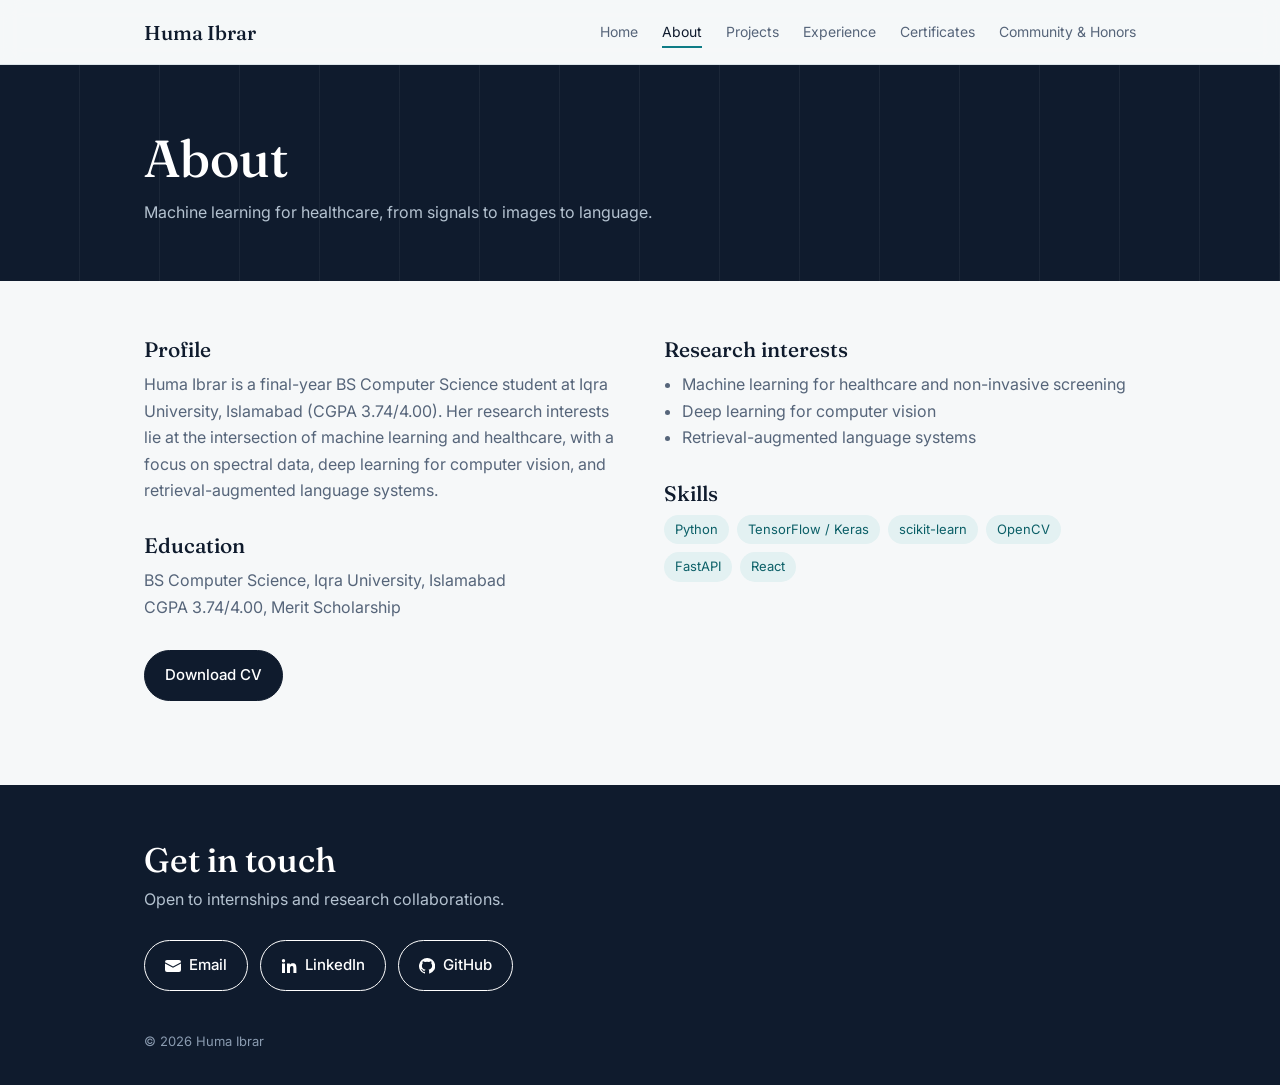
<file: about.html>
<!DOCTYPE html><html lang="en"><head><meta charset="utf-8"><meta name="viewport" content="width=device-width, initial-scale=1"><link rel="preconnect" href="https://fonts.googleapis.com"><link rel="preconnect" href="https://fonts.gstatic.com" crossorigin><link href="https://fonts.googleapis.com/css2?family=Fraunces:opsz,wght@9..144,400;9..144,500&family=Inter:wght@400;500;600&display=swap" rel="stylesheet"><link rel="stylesheet" href="style.css"><title>About | Huma Ibrar</title></head><body><div class="ph1"><div class="w"><h1>About</h1><p>Machine learning for healthcare, from signals to images to language.</p></div></div><main><div class="w"><div class="two"><div><div class="blk"><h3>Profile</h3><p class="lead">Huma Ibrar is a final-year BS Computer Science student at Iqra University, Islamabad (CGPA 3.74/4.00). Her research interests lie at the intersection of machine learning and healthcare, with a focus on spectral data, deep learning for computer vision, and retrieval-augmented language systems.</p></div><div class="blk"><h3>Education</h3><p style="color:var(--mute)">BS Computer Science, Iqra University, Islamabad<br>CGPA 3.74/4.00, Merit Scholarship</p></div><a class="btn p" href="cv.pdf" download>Download CV</a></div><div><div class="blk"><h3>Research interests</h3><ul><li>Machine learning for healthcare and non-invasive screening</li><li>Deep learning for computer vision</li><li>Retrieval-augmented language systems</li></ul></div><div class="blk"><h3>Skills</h3><div class="sk"><span class="chip">Python</span><span class="chip">TensorFlow / Keras</span><span class="chip">scikit-learn</span><span class="chip">OpenCV</span><span class="chip">FastAPI</span><span class="chip">React</span></div></div></div></div></div></main><script src="script.js"></script></body></html>
</file>
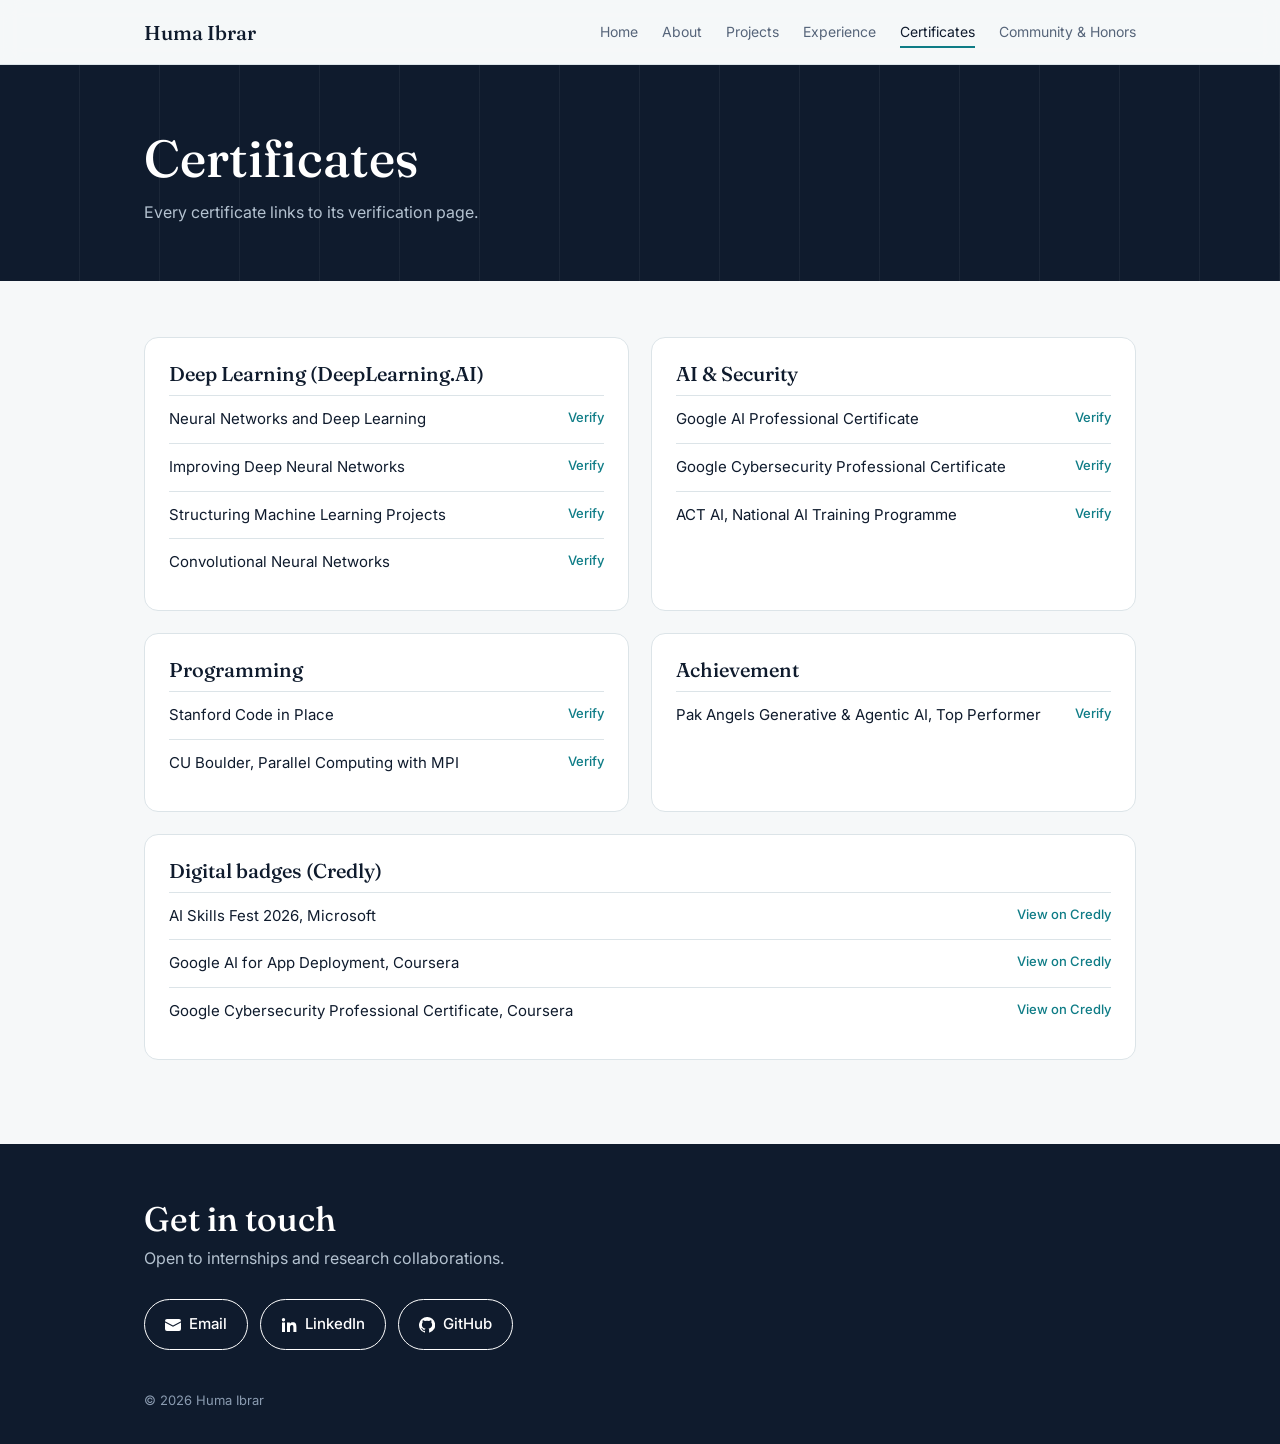
<file: certificates.html>
<!DOCTYPE html><html lang="en"><head><meta charset="utf-8"><meta name="viewport" content="width=device-width, initial-scale=1"><link rel="preconnect" href="https://fonts.googleapis.com"><link rel="preconnect" href="https://fonts.gstatic.com" crossorigin><link href="https://fonts.googleapis.com/css2?family=Fraunces:opsz,wght@9..144,400;9..144,500&family=Inter:wght@400;500;600&display=swap" rel="stylesheet"><link rel="stylesheet" href="style.css"><title>Certificates | Huma Ibrar</title></head><body><div class="ph1"><div class="w"><h1>Certificates</h1><p>Every certificate links to its verification page.</p></div></div><main><div class="w"><div class="cg"><div class="cb"><h3>Deep Learning (DeepLearning.AI)</h3><a href="https://www.coursera.org/account/accomplishments/records/PFNVW3UZWIRJ" target="_blank" rel="noopener">Neural Networks and Deep Learning<span>Verify</span></a><a href="https://www.coursera.org/account/accomplishments/records/58XDOEUV939K" target="_blank" rel="noopener">Improving Deep Neural Networks<span>Verify</span></a><a href="https://www.coursera.org/account/accomplishments/records/F3XA0E7JCQNT" target="_blank" rel="noopener">Structuring Machine Learning Projects<span>Verify</span></a><a href="https://www.coursera.org/account/accomplishments/records/8KJ1T564FY9L" target="_blank" rel="noopener">Convolutional Neural Networks<span>Verify</span></a></div><div class="cb"><h3>AI &amp; Security</h3><a href="https://www.coursera.org/account/accomplishments/specialization/ESYHD8VJB1N6" target="_blank" rel="noopener">Google AI Professional Certificate<span>Verify</span></a><a href="https://coursera.org/verify/professional-cert/2J6UT1O5S3D3" target="_blank" rel="noopener">Google Cybersecurity Professional Certificate<span>Verify</span></a><a href="https://actai.aiskillbridge.pk/v/X7R7N5E26MKTXLNR" target="_blank" rel="noopener">ACT AI, National AI Training Programme<span>Verify</span></a></div><div class="cb"><h3>Programming</h3><a href="https://codeinplace.stanford.edu/cip6/certificate/uzycee" target="_blank" rel="noopener">Stanford Code in Place<span>Verify</span></a><a href="https://www.coursera.org/account/accomplishments/records/P1DI2TPNJQ5V" target="_blank" rel="noopener">CU Boulder, Parallel Computing with MPI<span>Verify</span></a></div><div class="cb"><h3>Achievement</h3><a href="https://aspirepk.org/hub/certificate/ce4c28a2-336c-49d8-be8b-a9ef02f7fd36/" target="_blank" rel="noopener">Pak Angels Generative &amp; Agentic AI, Top Performer<span>Verify</span></a></div><div class="cb" style="grid-column:1/-1"><h3>Digital badges (Credly)</h3><a href="https://www.credly.com/users/huma-ibrar" target="_blank" rel="noopener">AI Skills Fest 2026, Microsoft<span>View on Credly</span></a><a href="https://www.credly.com/users/huma-ibrar" target="_blank" rel="noopener">Google AI for App Deployment, Coursera<span>View on Credly</span></a><a href="https://www.credly.com/users/huma-ibrar" target="_blank" rel="noopener">Google Cybersecurity Professional Certificate, Coursera<span>View on Credly</span></a></div></div></main><script src="script.js"></script></body></html>
</file>
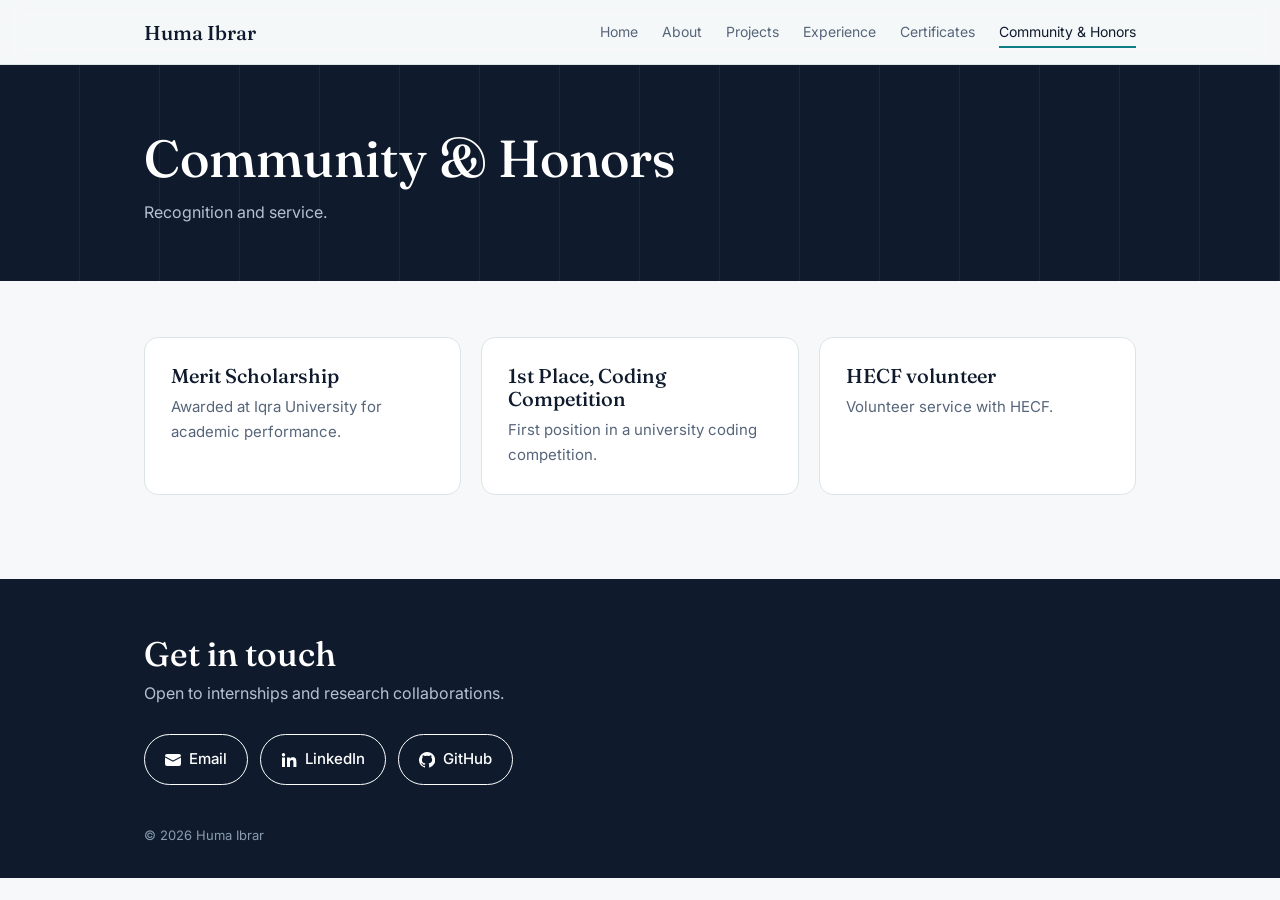
<file: community.html>
<!DOCTYPE html><html lang="en"><head><meta charset="utf-8"><meta name="viewport" content="width=device-width, initial-scale=1"><link rel="preconnect" href="https://fonts.googleapis.com"><link rel="preconnect" href="https://fonts.gstatic.com" crossorigin><link href="https://fonts.googleapis.com/css2?family=Fraunces:opsz,wght@9..144,400;9..144,500&family=Inter:wght@400;500;600&display=swap" rel="stylesheet"><link rel="stylesheet" href="style.css"><title>Community & Honors | Huma Ibrar</title></head><body><div class="ph1"><div class="w"><h1>Community & Honors</h1><p>Recognition and service.</p></div></div><main><div class="w"><div class="hg"><div><h3>Merit Scholarship</h3><p>Awarded at Iqra University for academic performance.</p></div><div><h3>1st Place, Coding Competition</h3><p>First position in a university coding competition.</p></div><div><h3>HECF volunteer</h3><p>Volunteer service with HECF.</p></div></div></div></main><script src="script.js"></script></body></html>
</file>
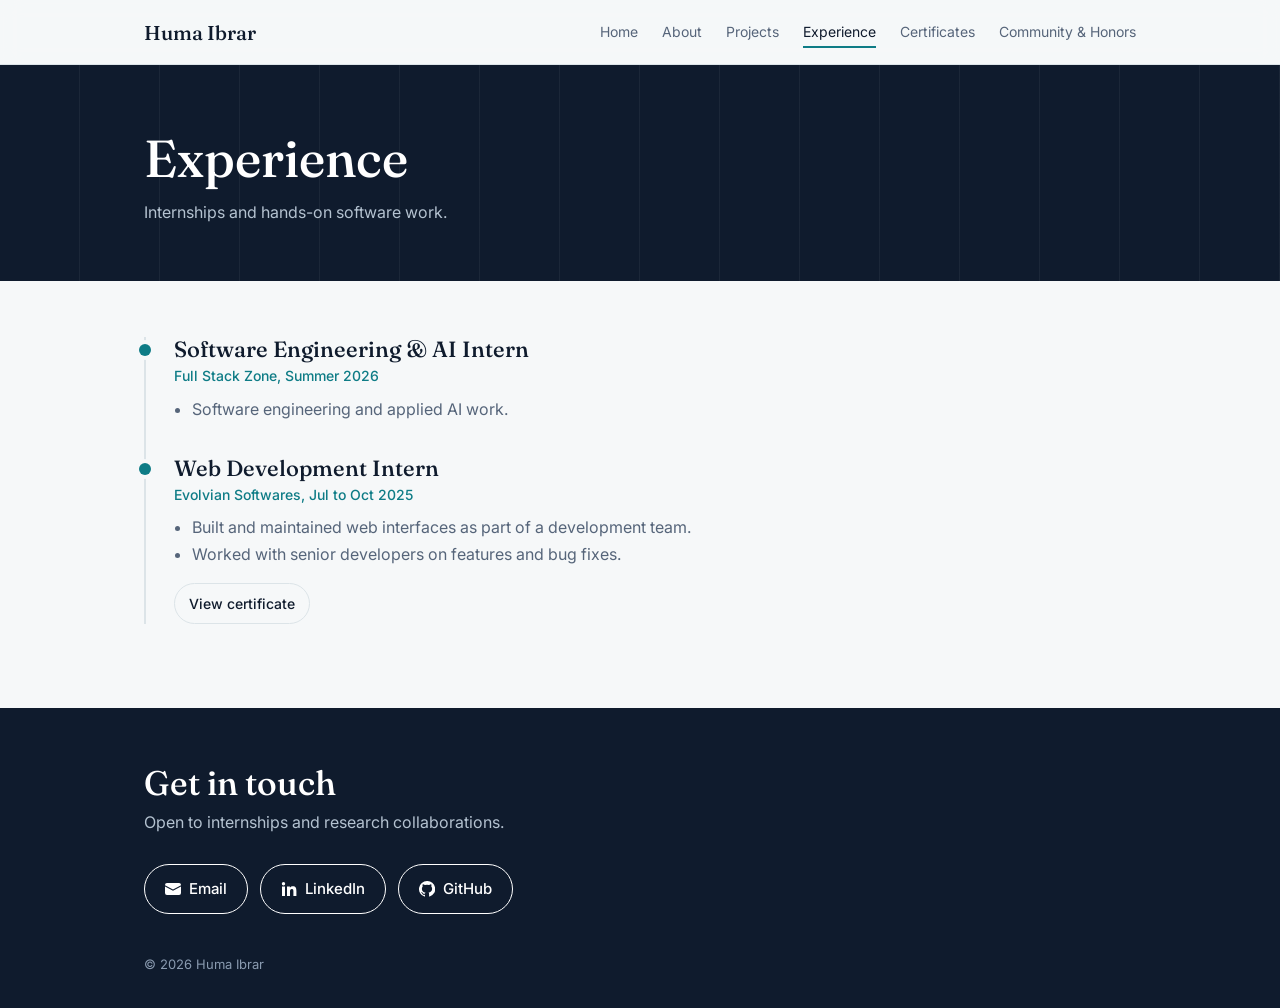
<file: experience.html>
<!DOCTYPE html><html lang="en"><head><meta charset="utf-8"><meta name="viewport" content="width=device-width, initial-scale=1"><link rel="preconnect" href="https://fonts.googleapis.com"><link rel="preconnect" href="https://fonts.gstatic.com" crossorigin><link href="https://fonts.googleapis.com/css2?family=Fraunces:opsz,wght@9..144,400;9..144,500&family=Inter:wght@400;500;600&display=swap" rel="stylesheet"><link rel="stylesheet" href="style.css"><title>Experience | Huma Ibrar</title></head><body><div class="ph1"><div class="w"><h1>Experience</h1><p>Internships and hands-on software work.</p></div></div><main><div class="w"><div class="tl"><article><h3>Software Engineering &amp; AI Intern</h3><div class="d">Full Stack Zone, Summer 2026</div><ul><li>Software engineering and applied AI work.</li></ul></article><article><h3>Web Development Intern</h3><div class="d">Evolvian Softwares, Jul to Oct 2025</div><ul><li>Built and maintained web interfaces as part of a development team.</li><li>Worked with senior developers on features and bug fixes.</li></ul><div class="links"><a href="#" target="_blank" rel="noopener">View certificate</a></div></article></div></div></main><script src="script.js"></script></body></html>
</file>
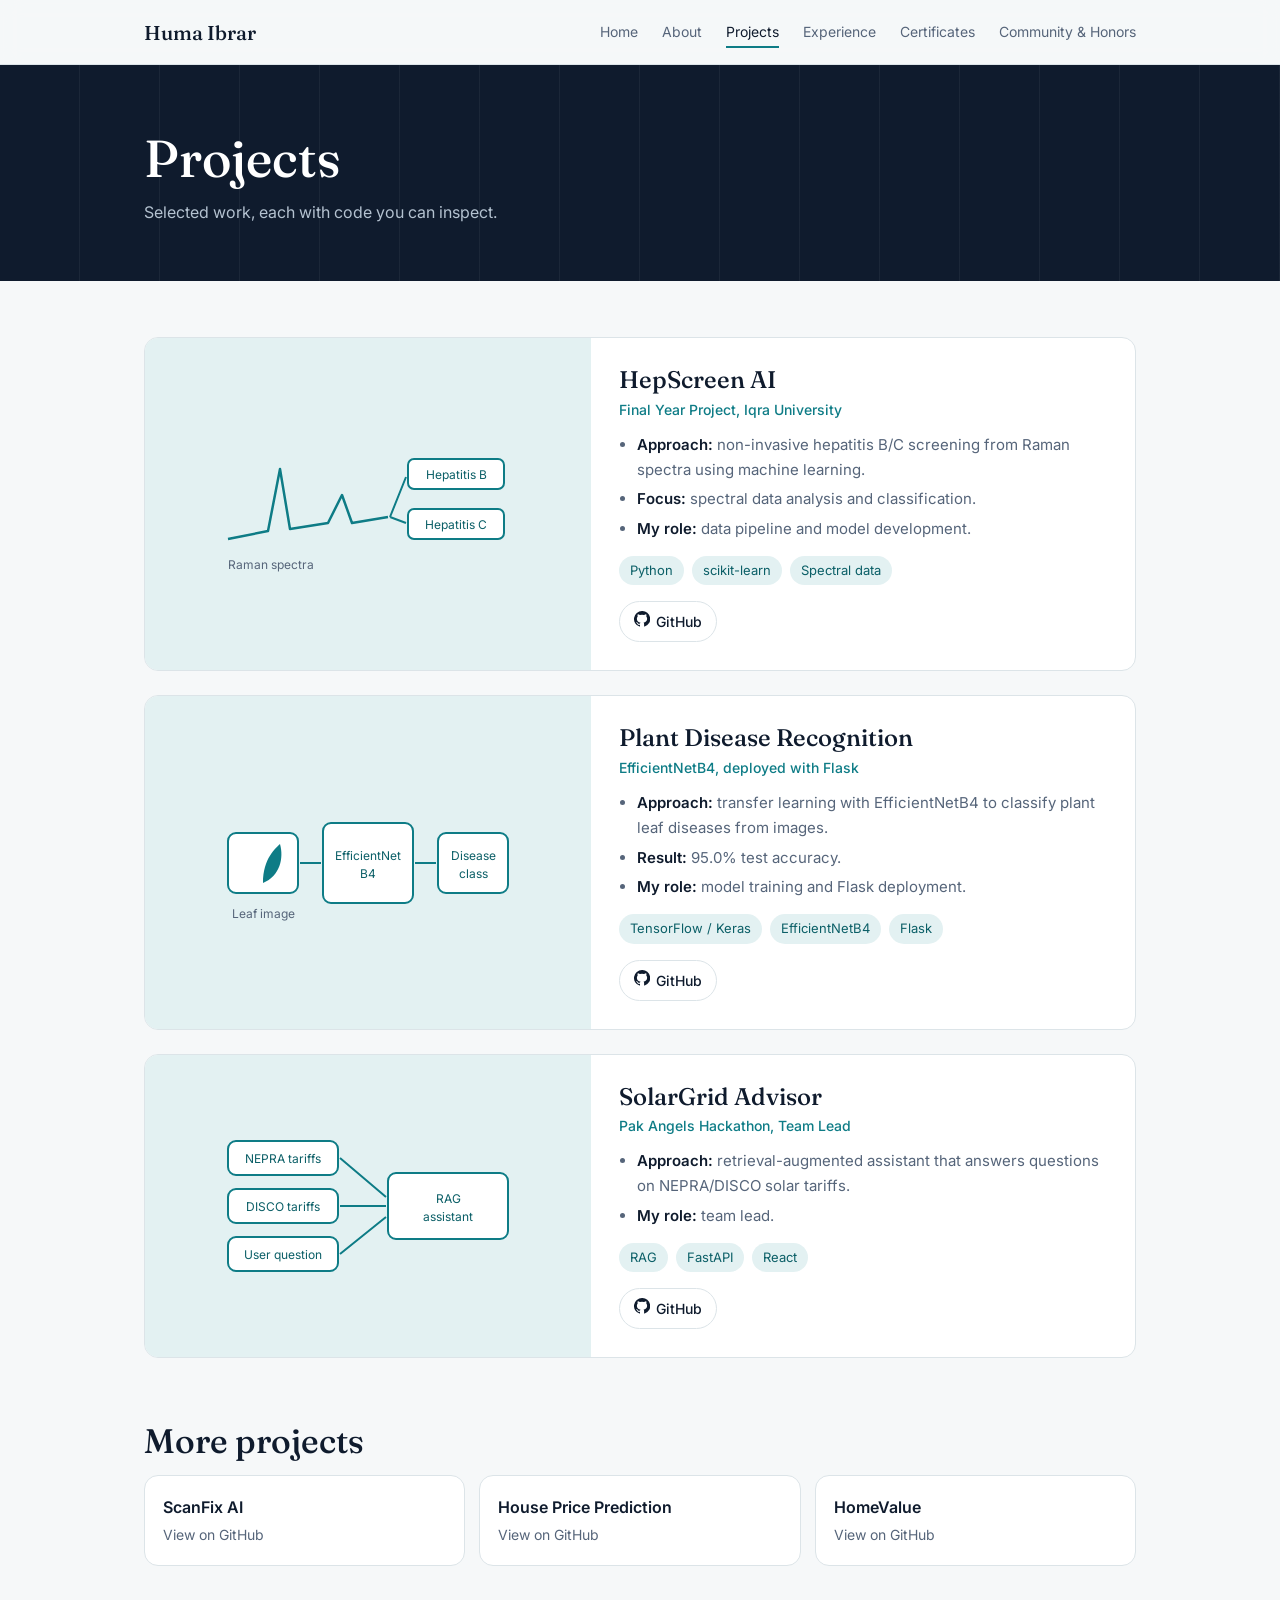
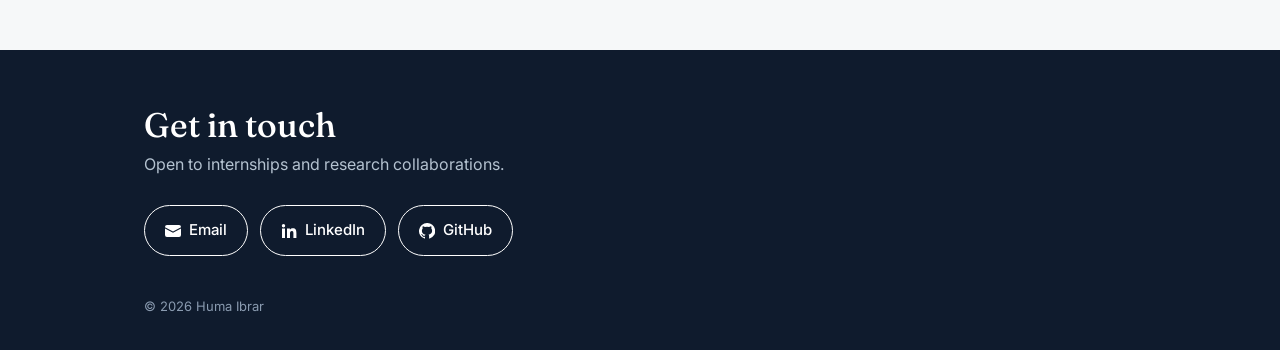
<file: projects.html>
<!DOCTYPE html><html lang="en"><head><meta charset="utf-8"><meta name="viewport" content="width=device-width, initial-scale=1"><link rel="preconnect" href="https://fonts.googleapis.com"><link rel="preconnect" href="https://fonts.gstatic.com" crossorigin><link href="https://fonts.googleapis.com/css2?family=Fraunces:opsz,wght@9..144,400;9..144,500&family=Inter:wght@400;500;600&display=swap" rel="stylesheet"><link rel="stylesheet" href="style.css"><title>Projects | Huma Ibrar</title></head><body><div class="ph1"><div class="w"><h1>Projects</h1><p>Selected work, each with code you can inspect.</p></div></div><main><div class="w"><div class=pr><article class="card"><div class="art" data-art="hep"></div><div class="t"><h3>HepScreen AI</h3><div class="ctx">Final Year Project, Iqra University</div><ul><li><b>Approach:</b> non-invasive hepatitis B/C screening from Raman spectra using machine learning.</li><li><b>Focus:</b> spectral data analysis and classification.</li><li><b>My role:</b> data pipeline and model development.</li></ul><div class="tags"><span>Python</span><span>scikit-learn</span><span>Spectral data</span></div><div class="links"><a href="https://github.com/Huma-Ibrar/Raman-spectroscopy-hepatitis-FYP" target="_blank" rel="noopener"><span data-i="gh"></span>GitHub</a></div></div></article><article class="card"><div class="art" data-art="plant"></div><div class="t"><h3>Plant Disease Recognition</h3><div class="ctx">EfficientNetB4, deployed with Flask</div><ul><li><b>Approach:</b> transfer learning with EfficientNetB4 to classify plant leaf diseases from images.</li><li><b>Result:</b> 95.0% test accuracy.</li><li><b>My role:</b> model training and Flask deployment.</li></ul><div class="tags"><span>TensorFlow / Keras</span><span>EfficientNetB4</span><span>Flask</span></div><div class="links"><a href="https://github.com/Huma-Ibrar/plant-disease-detection" target="_blank" rel="noopener"><span data-i="gh"></span>GitHub</a></div></div></article><article class="card"><div class="art" data-art="solar"></div><div class="t"><h3>SolarGrid Advisor</h3><div class="ctx">Pak Angels Hackathon, Team Lead</div><ul><li><b>Approach:</b> retrieval-augmented assistant that answers questions on NEPRA/DISCO solar tariffs.</li><li><b>My role:</b> team lead.</li></ul><div class="tags"><span>RAG</span><span>FastAPI</span><span>React</span></div><div class="links"><a href="https://github.com/Huma-Ibrar/SolarGrid-Advisor-frontend" target="_blank" rel="noopener"><span data-i="gh"></span>GitHub</a></div></div></article></div><div class="sec"><h2>More projects</h2><div class="mg"><a href="https://github.com/Huma-Ibrar/scan-spark-ai-12" target="_blank" rel="noopener"><b>ScanFix AI</b><span>View on GitHub</span></a><a href="https://github.com/Huma-Ibrar/house-price-regression-ml" target="_blank" rel="noopener"><b>House Price Prediction</b><span>View on GitHub</span></a><a href="https://github.com/Huma-Ibrar/HomeValue-Property-Estimator" target="_blank" rel="noopener"><b>HomeValue</b><span>View on GitHub</span></a></div></div></div></main><script src="script.js"></script></body></html>
</file>
<file: style.css>
:root{--bg:#f6f8f9;--card:#fff;--ink:#0f1b2d;--mute:#56657a;--line:#dce4e8;--acc:#0e7c86;--acc2:#e3f1f2;--r:14px}
*{box-sizing:border-box;margin:0}
html{scroll-behavior:smooth}
body{font:16px/1.65 Inter,system-ui,sans-serif;background:var(--bg);color:var(--ink);-webkit-font-smoothing:antialiased;animation:in .5s ease}
@keyframes in{from{opacity:0}to{opacity:1}}
a{color:inherit;text-decoration:none}
:focus-visible{outline:2px solid var(--acc);outline-offset:3px;border-radius:6px}
.w{max-width:1040px;margin:0 auto;padding:0 24px}
h1,h2,h3{font-family:Fraunces,Georgia,serif;font-weight:500;line-height:1.15}
.lead{color:var(--mute);max-width:62ch}
header.top{position:sticky;top:0;z-index:10;background:rgba(246,248,249,.9);backdrop-filter:blur(10px);border-bottom:1px solid var(--line)}
header.top .w{display:flex;align-items:center;justify-content:space-between;height:64px}
header.top b{font-family:Fraunces,serif;font-weight:500;font-size:20px}
header.top ul{display:flex;gap:24px;list-style:none;padding:0;font-size:14px;color:var(--mute)}
header.top ul a{padding:6px 0;border-bottom:2px solid transparent;transition:.25s}
header.top ul a:hover,header.top ul a.on{color:var(--ink);border-color:var(--acc)}
#mb{display:none;background:none;border:1px solid var(--line);border-radius:8px;padding:6px 12px;font:500 14px Inter;color:var(--ink)}
.ph1{background:var(--ink);color:#fff;padding:64px 0 56px;position:relative;overflow:hidden}
.ph1:after{content:"";position:absolute;inset:0;background:repeating-linear-gradient(90deg,transparent 0 79px,rgba(255,255,255,.05) 79px 80px);pointer-events:none}
.ph1 .w{position:relative;z-index:1}
.ph1 h1{font-size:clamp(34px,5vw,52px);margin-bottom:10px}.ph1 p{color:#b4c2d0;max-width:60ch}
main{padding:56px 0 84px}
.hero{padding:80px 0 40px}
.hero .w{display:grid;grid-template-columns:1.25fr .75fr;gap:56px;align-items:center}
.hero h1{font-size:clamp(44px,7vw,76px);letter-spacing:-.02em;margin-bottom:20px}
.hero p{color:var(--mute);font-size:18px;max-width:56ch}
.btns{display:flex;gap:12px;margin-top:28px;flex-wrap:wrap}
.btn{display:inline-flex;align-items:center;gap:8px;padding:12px 20px;border-radius:999px;font-weight:500;font-size:15px;border:1px solid var(--ink);transition:.25s}
.btn.p{background:var(--ink);color:#fff}.btn.p:hover{background:var(--acc);border-color:var(--acc)}
.btn:not(.p):hover{background:var(--acc2);border-color:var(--acc)}
.ph{aspect-ratio:4/5;border-radius:24px;overflow:hidden;background:var(--acc2);position:relative;display:grid;place-items:center;font:500 64px Fraunces,serif;color:var(--acc)}
.ph img{position:absolute;inset:0;width:100%;height:100%;object-fit:cover}
.spec{margin-top:40px;width:100%;height:90px}
.spec path{fill:none;stroke:var(--acc);stroke-width:2;stroke-linejoin:round;stroke-dasharray:1800;stroke-dashoffset:1800;animation:dr 3.2s .3s ease forwards}
@keyframes dr{to{stroke-dashoffset:0}}
.cap{font-size:13px;color:var(--mute);margin-top:6px}
h2{font-size:clamp(26px,3.6vw,34px);margin-bottom:14px}
.sec{margin-top:64px}
.g3{display:grid;grid-template-columns:repeat(3,1fr);gap:22px;margin-top:22px}
.mini{background:var(--card);border:1px solid var(--line);border-radius:var(--r);overflow:hidden;display:flex;flex-direction:column;transition:transform .3s,box-shadow .3s,border-color .3s}
.mini:hover{transform:translateY(-4px);box-shadow:0 14px 34px rgba(15,27,45,.09);border-color:#c5d5db}
.mini .art{min-height:180px}.mini .art svg{max-width:240px}.mini .t{padding:20px;display:flex;flex-direction:column;gap:6px;flex:1}
.mini h3{font-size:20px}.mini p{color:var(--mute);font-size:14.5px;flex:1}
.go{align-self:flex-end;width:36px;height:36px;border:1px solid var(--line);border-radius:50%;display:grid;place-items:center;transition:.25s}
.mini:hover .go{background:var(--acc);color:#fff;border-color:var(--acc)}
.pr{display:grid;gap:24px}
.card{background:var(--card);border:1px solid var(--line);border-radius:var(--r);overflow:hidden;display:grid;grid-template-columns:.9fr 1.1fr;transition:transform .3s,box-shadow .3s,border-color .3s}
.card:hover{transform:translateY(-3px);box-shadow:0 14px 34px rgba(15,27,45,.08);border-color:#c5d5db}
.art{background:var(--acc2);display:grid;place-items:center;padding:22px;min-height:230px}
.art svg{width:100%;max-width:300px}
.card .t{padding:28px}.card h3{font-size:24px;margin-bottom:4px}
.ctx{font-size:14px;color:var(--acc);font-weight:500;margin-bottom:12px}
.card ul,.tl ul,.blk ul{padding-left:18px;color:var(--mute)}
.card li{margin:5px 0;font-size:15px}.card li b{color:var(--ink);font-weight:600}
.tags{display:flex;gap:8px;flex-wrap:wrap;margin:14px 0 4px}
.tags span,.chip{font-size:13px;padding:4px 11px;border-radius:999px;background:var(--acc2);color:#0b5f67}
.links{display:flex;gap:10px;margin-top:16px;flex-wrap:wrap}
.links a{font-size:14px;font-weight:500;display:inline-flex;gap:6px;align-items:center;padding:8px 14px;border:1px solid var(--line);border-radius:999px;transition:.25s}
.links a:hover{border-color:var(--acc);color:var(--acc)}
svg.i{width:16px;height:16px;fill:currentColor}
.mg{display:grid;grid-template-columns:repeat(3,1fr);gap:14px;margin-top:14px}
.mg a{background:var(--card);border:1px solid var(--line);border-radius:var(--r);padding:18px;transition:.25s;display:block}
.mg a:hover{border-color:var(--acc);transform:translateY(-2px)}
.mg b{display:block;font-weight:600}.mg span{font-size:14px;color:var(--mute)}
.two{display:grid;grid-template-columns:1fr 1fr;gap:48px}
.blk{margin-bottom:30px}.blk h3{font-size:21px;margin-bottom:10px}
.sk{display:flex;gap:8px;flex-wrap:wrap}
.tl{border-left:2px solid var(--line);padding-left:28px;display:grid;gap:34px}
.tl article{position:relative}
.tl article:before{content:"";position:absolute;left:-35px;top:7px;width:12px;height:12px;border-radius:50%;background:var(--acc);box-shadow:0 0 0 4px var(--bg)}
.tl h3{font-size:22px}.tl .d{font-size:14px;color:var(--acc);font-weight:500;margin:2px 0 8px}
.cg{display:grid;grid-template-columns:repeat(2,1fr);gap:22px}
.cb{background:var(--card);border:1px solid var(--line);border-radius:var(--r);padding:24px}
.cb h3{font-size:20px;margin-bottom:10px}
.cb a{display:flex;justify-content:space-between;gap:10px;padding:11px 0;border-top:1px solid var(--line);font-size:15px;transition:.2s}
.cb a:hover{color:var(--acc)}.cb a span{color:var(--acc);font-size:13px;font-weight:500;white-space:nowrap}
.hg{display:grid;grid-template-columns:repeat(3,1fr);gap:20px}
.hg div{background:var(--card);border:1px solid var(--line);border-radius:var(--r);padding:26px;transition:.3s}
.hg div:hover{border-color:var(--acc);transform:translateY(-3px)}
.hg h3{font-size:20px;margin-bottom:8px}.hg p{color:var(--mute);font-size:15px}
footer{background:var(--ink);color:#fff;padding:56px 0 32px}
footer h2{color:#fff;margin-bottom:6px}footer .lead{color:#b4c2d0}
footer .btn{border-color:#fff;color:#fff}footer .btn:hover{background:#fff;color:var(--ink)}
footer small{display:block;margin-top:40px;color:#8a9bb0;font-size:13px}
@media(max-width:820px){#mb{display:block}header.top ul{display:none;position:absolute;top:64px;left:0;right:0;background:var(--bg);flex-direction:column;gap:0;padding:8px 24px 16px;border-bottom:1px solid var(--line)}header.top ul.o{display:flex}header.top li{padding:8px 0}.hero .w,.two,.card,.cg,.hg,.mg,.g3{grid-template-columns:1fr}.ph{max-width:280px;order:-1}}
@media(prefers-reduced-motion:reduce){html{scroll-behavior:auto}body{animation:none}.spec path{animation:none;stroke-dashoffset:0}*{transition:none!important}}
</file>
